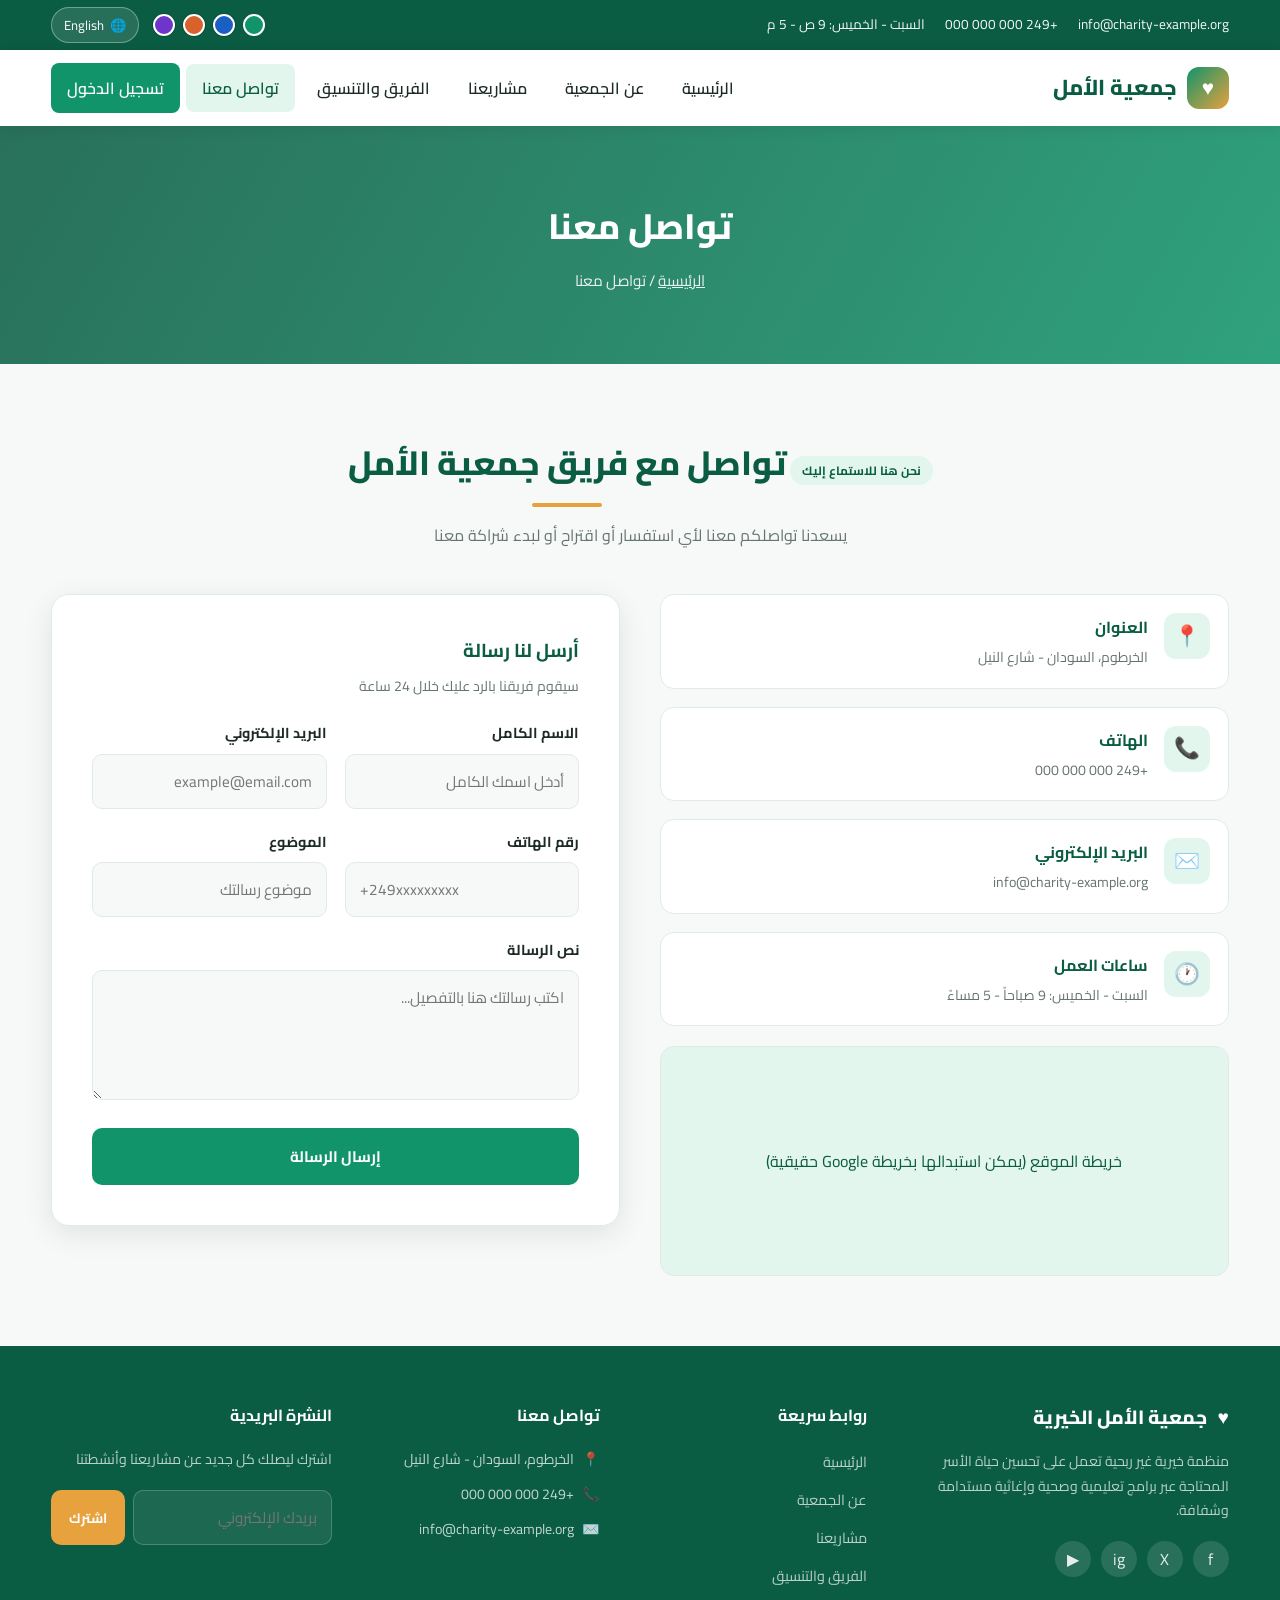
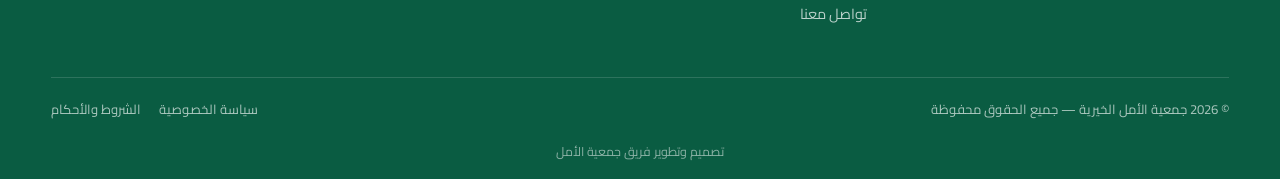
<file: contact.html>
<!DOCTYPE html>
<html lang="ar" dir="rtl" data-theme="green">
<head>
<script>
(function(){
  try{
    var t = localStorage.getItem('hope-theme');
    if(t){ document.documentElement.setAttribute('data-theme', t); }
    var l = localStorage.getItem('hope-lang');
    if(l === 'en'){
      document.documentElement.setAttribute('lang','en');
      document.documentElement.setAttribute('dir','ltr');
    }
  }catch(e){}
})();
</script>
<meta charset="UTF-8" />
<meta name="viewport" content="width=device-width, initial-scale=1.0" />
<link rel="preconnect" href="https://fonts.googleapis.com">
<link href="https://fonts.googleapis.com/css2?family=Cairo:wght@400;600;700;800&display=swap" rel="stylesheet">
<title>جمعية الأمل الخيرية | تواصل معنا</title>
<meta name="description" content="تواصل مع فريق جمعية الأمل الخيرية لأي استفسار أو اقتراح أو شراكة" />
<link rel="stylesheet" href="css/themes.css">
<link rel="stylesheet" href="css/style.css">
</head>
<body>

<div class="topbar">
  <div class="container">
    <div class="topbar-info">
      <span data-i18n="topbar_email">info@charity-example.org</span>
      <span data-i18n="topbar_phone">+249 000 000 000</span>
      <span data-i18n="topbar_hours">السبت - الخميس: 9 ص - 5 م</span>
    </div>
    <div class="topbar-tools">
      <div class="theme-swatches" title="تغيير لون الموقع">
        <button class="swatch" data-theme-value="green" style="background:#12946b" aria-label="أخضر"></button>
        <button class="swatch" data-theme-value="blue" style="background:#1a5fc4" aria-label="أزرق"></button>
        <button class="swatch" data-theme-value="orange" style="background:#d9622c" aria-label="برتقالي"></button>
        <button class="swatch" data-theme-value="purple" style="background:#6d35c9" aria-label="بنفسجي"></button>
      </div>
      <button class="lang-switch" type="button" title="تغيير اللغة">🌐 <span class="lang-btn-text">English</span></button>
    </div>
  </div>
</div>

<header class="navbar">
  <div class="container">
    <a href="index.html" class="brand"><span class="brand-icon">♥</span><span>جمعية الأمل</span></a>
    <nav class="nav-links" id="navLinks">
      <a href="index.html" data-i18n="nav_home">الرئيسية</a>
      <a href="about.html" data-i18n="nav_about">عن الجمعية</a>
      <a href="projects.html" data-i18n="nav_projects">مشاريعنا</a>
      <a href="team.html" data-i18n="nav_team">الفريق والتنسيق</a>
      <a href="contact.html" class="active" data-i18n="nav_contact">تواصل معنا</a>
      <div id="nav-auth-guest"><a href="login.html" class="nav-cta" data-i18n="nav_login">تسجيل الدخول</a></div>
      <div id="nav-auth-user" style="display:none;">
        <span class="user-menu">
          <span class="avatar">A</span>
          <span class="user-name"></span>
          <a href="#" class="logout-link" data-i18n="nav_logout">تسجيل الخروج</a>
        </span>
      </div>
    </nav>
    <button class="nav-toggle" id="navToggle" aria-label="فتح القائمة"><span></span><span></span><span></span></button>
  </div>
</header>
<div class="nav-overlay" id="navOverlay"></div>

<section class="page-header">
  <div class="container">
    <h1 data-i18n="contact_header_title">تواصل معنا</h1>
    <div class="breadcrumb"><a href="index.html" data-i18n="nav_home">الرئيسية</a> / <span data-i18n="nav_contact">تواصل معنا</span></div>
  </div>
</section>

<section>
  <div class="container">
    <div class="section-title">
      <span class="tag" data-i18n="contact_tag">نحن هنا للاستماع إليك</span>
      <h2 data-i18n="contact_title">تواصل مع فريق جمعية الأمل</h2>
      <p data-i18n="contact_text">يسعدنا تواصلكم معنا لأي استفسار أو اقتراح أو لبدء شراكة معنا</p>
    </div>

    <div class="grid grid-2" style="align-items:start; gap:40px;">

      <!-- عمود معلومات التواصل -->
      <div>
        <div class="contact-info-list">
          <div class="contact-info-item">
            <div class="icon">📍</div>
            <div>
              <h4 data-i18n="contact_addr_title">العنوان</h4>
              <p data-i18n="contact_addr_text">الخرطوم، السودان - شارع النيل</p>
            </div>
          </div>
          <div class="contact-info-item">
            <div class="icon">📞</div>
            <div>
              <h4 data-i18n="contact_phone_title">الهاتف</h4>
              <p data-i18n="topbar_phone">+249 000 000 000</p>
            </div>
          </div>
          <div class="contact-info-item">
            <div class="icon">✉️</div>
            <div>
              <h4 data-i18n="contact_email_title">البريد الإلكتروني</h4>
              <p data-i18n="topbar_email">info@charity-example.org</p>
            </div>
          </div>
          <div class="contact-info-item">
            <div class="icon">🕐</div>
            <div>
              <h4 data-i18n="contact_hours_title">ساعات العمل</h4>
              <p data-i18n="contact_hours_text">السبت - الخميس: 9 صباحاً - 5 مساءً</p>
            </div>
          </div>
        </div>
        <div class="map-frame" style="margin-top:20px;">
          <span data-i18n="map_placeholder">خريطة الموقع (يمكن استبدالها بخريطة Google حقيقية)</span>
        </div>
      </div>

      <!-- عمود نموذج التواصل -->
      <div class="form-wrapper">
        <h3 style="color:var(--primary-dark); margin-bottom:6px;" data-i18n="contact_form_title">أرسل لنا رسالة</h3>
        <p style="color:var(--text-muted); font-size:.88rem; margin-bottom:22px;" data-i18n="contact_form_text">سيقوم فريقنا بالرد عليك خلال 24 ساعة</p>

        <!-- ملاحظة: هذا النموذج يُرسل عبر AJAX (fetch) بواسطة js/main.js
             إلى ملف php/contact_process.php الذي يتحقق من البيانات في جهة
             الخادم ويخزنها في جدول messages بقاعدة البيانات -->
        <form id="contact-form" novalidate>
          <div class="form-row">
            <div class="form-group">
              <label for="c-name" data-i18n="label_name">الاسم الكامل</label>
              <input type="text" id="c-name" name="full_name" class="form-control" required minlength="3" data-i18n-placeholder="placeholder_name" placeholder="أدخل اسمك الكامل">
              <span class="error-msg" data-i18n="contact_error">الرجاء التحقق من الحقول قبل الإرسال.</span>
            </div>
            <div class="form-group">
              <label for="c-email" data-i18n="label_email">البريد الإلكتروني</label>
              <input type="email" id="c-email" name="email" class="form-control" required data-i18n-placeholder="placeholder_email" placeholder="example@email.com">
              <span class="error-msg" data-i18n="contact_error">الرجاء التحقق من الحقول قبل الإرسال.</span>
            </div>
          </div>
          <div class="form-row">
            <div class="form-group">
              <label for="c-phone" data-i18n="label_phone">رقم الهاتف</label>
              <input type="tel" id="c-phone" name="phone" class="form-control" data-i18n-placeholder="placeholder_phone" placeholder="+249xxxxxxxxx">
            </div>
            <div class="form-group">
              <label for="c-subject" data-i18n="label_subject">الموضوع</label>
              <input type="text" id="c-subject" name="subject" class="form-control" data-i18n-placeholder="placeholder_subject" placeholder="موضوع رسالتك">
            </div>
          </div>
          <div class="form-group">
            <label for="c-message" data-i18n="label_message">نص الرسالة</label>
            <textarea id="c-message" name="message" class="form-control" required minlength="10" data-i18n-placeholder="placeholder_message" placeholder="اكتب رسالتك هنا بالتفصيل..."></textarea>
            <span class="error-msg" data-i18n="contact_error">الرجاء التحقق من الحقول قبل الإرسال.</span>
          </div>
          <button type="submit" class="btn btn-primary btn-block" data-i18n="btn_send">إرسال الرسالة</button>
        </form>
      </div>

    </div>
  </div>
</section>

<footer class="site-footer">
  <div class="container">
    <div class="footer-grid">
      <div class="footer-col">
        <div class="footer-brand"><span class="brand-icon">♥</span><span data-i18n="footer_about_title">جمعية الأمل الخيرية</span></div>
        <p class="footer-desc" data-i18n="footer_about_text">منظمة خيرية غير ربحية تعمل على تحسين حياة الأسر المحتاجة.</p>
        <div class="footer-social"><a href="#">f</a><a href="#">X</a><a href="#">ig</a><a href="#">▶</a></div>
      </div>
      <div class="footer-col">
        <h4 data-i18n="footer_links_title">روابط سريعة</h4>
        <ul>
          <li><a href="index.html" data-i18n="nav_home">الرئيسية</a></li>
          <li><a href="about.html" data-i18n="nav_about">عن الجمعية</a></li>
          <li><a href="projects.html" data-i18n="nav_projects">مشاريعنا</a></li>
          <li><a href="team.html" data-i18n="nav_team">الفريق والتنسيق</a></li>
          <li><a href="contact.html" data-i18n="nav_contact">تواصل معنا</a></li>
        </ul>
      </div>
      <div class="footer-col">
        <h4 data-i18n="footer_contact_title">تواصل معنا</h4>
        <ul class="footer-contact">
          <li>📍 <span data-i18n="contact_addr_text">الخرطوم، السودان - شارع النيل</span></li>
          <li>📞 <span data-i18n="topbar_phone">+249 000 000 000</span></li>
          <li>✉️ <span data-i18n="topbar_email">info@charity-example.org</span></li>
        </ul>
      </div>
      <div class="footer-col">
        <h4 data-i18n="footer_newsletter_title">النشرة البريدية</h4>
        <p class="footer-desc" data-i18n="footer_newsletter_text">اشترك ليصلك كل جديد عن مشاريعنا وأنشطتنا</p>
        <form class="form-group" style="display:flex; gap:8px;" onsubmit="event.preventDefault(); showToast(getLang()==='ar'?'تم الاشتراك بنجاح':'Subscribed successfully');">
          <input type="email" class="form-control" required data-i18n-placeholder="footer_newsletter_placeholder" placeholder="بريدك الإلكتروني" style="background:rgba(255,255,255,.08); border-color:rgba(255,255,255,.2); color:#fff;">
          <button type="submit" class="btn btn-accent btn-sm" data-i18n="footer_newsletter_btn">اشترك</button>
        </form>
      </div>
    </div>
    <div class="footer-bottom">
      <div>© <span id="current-year">2026</span> <span data-i18n="footer_about_title">جمعية الأمل الخيرية</span> — <span data-i18n="footer_rights">جميع الحقوق محفوظة</span></div>
      <div class="footer-bottom-links">
        <a href="#" data-i18n="footer_privacy">سياسة الخصوصية</a>
        <a href="#" data-i18n="footer_terms">الشروط والأحكام</a>
      </div>
    </div>
    <div style="text-align:center; padding-bottom:16px; font-size:.78rem; opacity:.6;" data-i18n="footer_credit">تصميم وتطوير فريق جمعية الأمل</div>
  </div>
</footer>

<button class="back-to-top" aria-label="العودة للأعلى">↑</button>

<script src="js/lang.js"></script>
<script src="js/theme.js"></script>
<script src="js/main.js"></script>
</body>
</html>
</file>
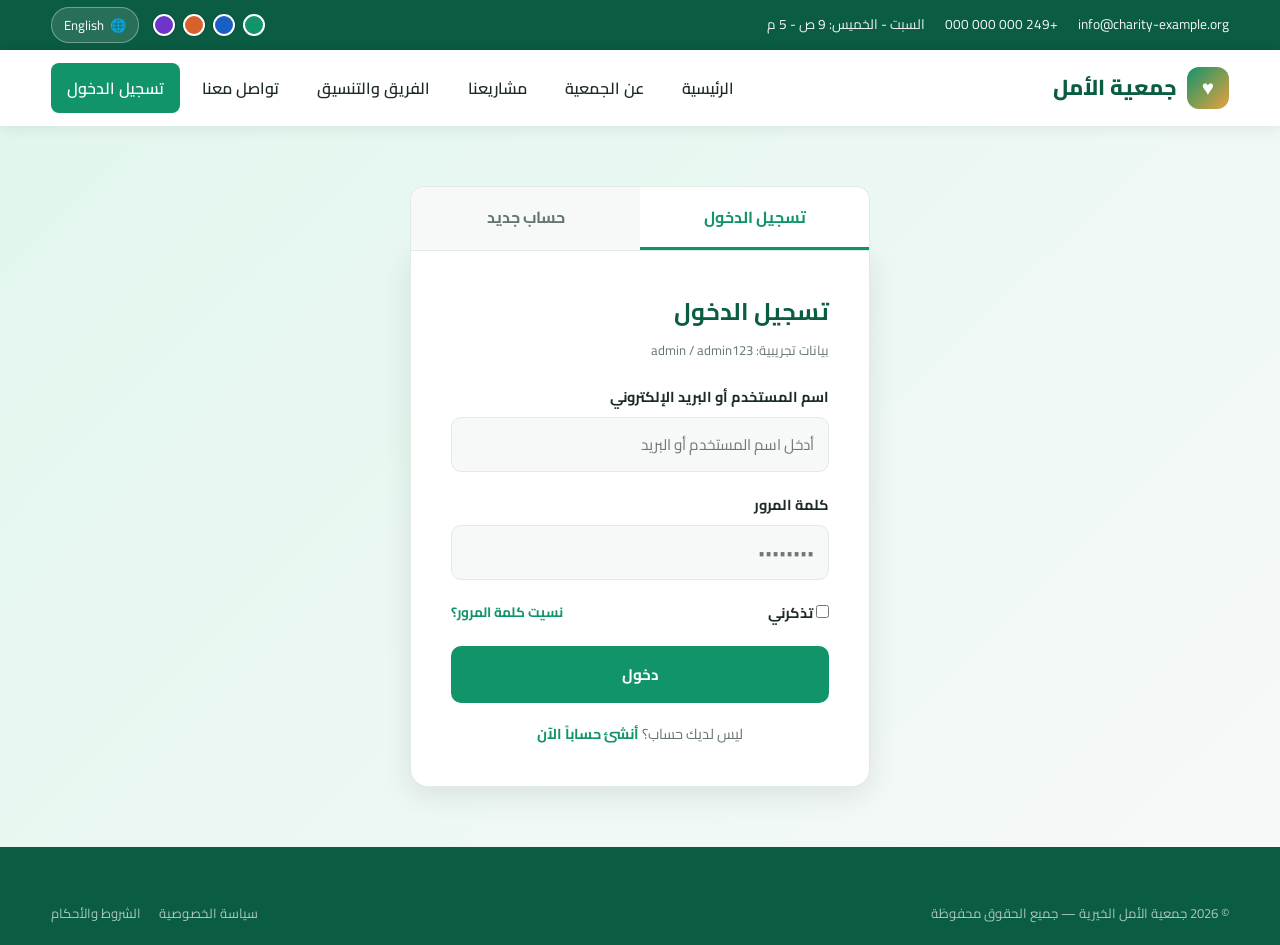
<file: login.html>
<!DOCTYPE html>
<html lang="ar" dir="rtl" data-theme="green">
<head>
<script>
(function(){
  try{
    var t = localStorage.getItem('hope-theme');
    if(t){ document.documentElement.setAttribute('data-theme', t); }
    var l = localStorage.getItem('hope-lang');
    if(l === 'en'){
      document.documentElement.setAttribute('lang','en');
      document.documentElement.setAttribute('dir','ltr');
    }
  }catch(e){}
})();
</script>
<meta charset="UTF-8" />
<meta name="viewport" content="width=device-width, initial-scale=1.0" />
<link rel="preconnect" href="https://fonts.googleapis.com">
<link href="https://fonts.googleapis.com/css2?family=Cairo:wght@400;600;700;800&display=swap" rel="stylesheet">
<title>جمعية الأمل الخيرية | تسجيل الدخول</title>
<meta name="description" content="سجّل الدخول إلى حسابك في جمعية الأمل الخيرية أو أنشئ حساباً جديداً" />
<link rel="stylesheet" href="css/themes.css">
<link rel="stylesheet" href="css/style.css">
</head>
<body>

<div class="topbar">
  <div class="container">
    <div class="topbar-info">
      <span data-i18n="topbar_email">info@charity-example.org</span>
      <span data-i18n="topbar_phone">+249 000 000 000</span>
      <span data-i18n="topbar_hours">السبت - الخميس: 9 ص - 5 م</span>
    </div>
    <div class="topbar-tools">
      <div class="theme-swatches" title="تغيير لون الموقع">
        <button class="swatch" data-theme-value="green" style="background:#12946b" aria-label="أخضر"></button>
        <button class="swatch" data-theme-value="blue" style="background:#1a5fc4" aria-label="أزرق"></button>
        <button class="swatch" data-theme-value="orange" style="background:#d9622c" aria-label="برتقالي"></button>
        <button class="swatch" data-theme-value="purple" style="background:#6d35c9" aria-label="بنفسجي"></button>
      </div>
      <button class="lang-switch" type="button" title="تغيير اللغة">🌐 <span class="lang-btn-text">English</span></button>
    </div>
  </div>
</div>

<header class="navbar">
  <div class="container">
    <a href="index.html" class="brand"><span class="brand-icon">♥</span><span>جمعية الأمل</span></a>
    <nav class="nav-links" id="navLinks">
      <a href="index.html" data-i18n="nav_home">الرئيسية</a>
      <a href="about.html" data-i18n="nav_about">عن الجمعية</a>
      <a href="projects.html" data-i18n="nav_projects">مشاريعنا</a>
      <a href="team.html" data-i18n="nav_team">الفريق والتنسيق</a>
      <a href="contact.html" data-i18n="nav_contact">تواصل معنا</a>
      <div id="nav-auth-guest"><a href="login.html" class="nav-cta active" data-i18n="nav_login">تسجيل الدخول</a></div>
      <div id="nav-auth-user" style="display:none;">
        <span class="user-menu">
          <span class="avatar">A</span>
          <span class="user-name"></span>
          <a href="#" class="logout-link" data-i18n="nav_logout">تسجيل الخروج</a>
        </span>
      </div>
    </nav>
    <button class="nav-toggle" id="navToggle" aria-label="فتح القائمة"><span></span><span></span><span></span></button>
  </div>
</header>
<div class="nav-overlay" id="navOverlay"></div>

<section class="auth-page">
  <div class="auth-box">

    <!-- ============ حالة: مستخدم مسجّل دخوله بالفعل ============ -->
    <!-- تظهر هذه البطاقة تلقائياً بدل نماذج الدخول عندما يكتشف
         php/check_session.php أن هناك جلسة (Session) نشطة بالفعل -->
    <div id="auth-logged-in" class="form-wrapper" style="display:none; text-align:center;">
      <div class="team-avatar" style="margin:0 auto 18px;">✓</div>
      <h2 style="color:var(--primary-dark);" data-i18n="welcome_back">مرحباً بعودتك</h2>
      <p style="color:var(--text-muted); margin:10px 0 24px;">
        <span data-i18n="logged_in_as">أنت مسجل الدخول باسم</span>: <strong class="welcome-name"></strong>
      </p>
      <a href="index.html" class="btn btn-primary btn-block" style="margin-bottom:12px;" data-i18n="go_home">العودة للرئيسية</a>
      <a href="#" class="btn btn-outline btn-block logout-link" style="border-color:var(--border-color); color:var(--text-color);" data-i18n="btn_logout_full">تسجيل الخروج</a>
    </div>

    <!-- ============ حالة: زائر (نماذج الدخول / إنشاء حساب) ============ -->
    <div id="auth-guest-forms">
      <div class="auth-tabs">
        <div class="auth-tab active" data-target="login-panel" data-i18n="tab_login">تسجيل الدخول</div>
        <div class="auth-tab" data-target="register-panel" data-i18n="tab_register">حساب جديد</div>
      </div>

      <div class="form-wrapper">

        <!-- -------- لوحة تسجيل الدخول -------- -->
        <div id="login-panel" class="auth-panel active">
          <h2 style="color:var(--primary-dark); margin-bottom:6px;" data-i18n="login_header_title">تسجيل الدخول</h2>
          <p style="color:var(--text-muted); font-size:.82rem; margin-bottom:22px;" data-i18n="login_demo_hint">بيانات تجريبية: admin / admin123</p>

          <!-- يُرسل عبر AJAX إلى php/login_process.php الذي يتحقق من
               قاعدة البيانات وينشئ Session عند نجاح الدخول -->
          <form id="login-form" novalidate>
            <div class="form-group">
              <label for="l-username" data-i18n="label_username">اسم المستخدم أو البريد الإلكتروني</label>
              <input type="text" id="l-username" name="username" class="form-control" required data-i18n-placeholder="placeholder_username" placeholder="أدخل اسم المستخدم أو البريد">
              <span class="error-msg" data-i18n="login_error">اسم المستخدم أو كلمة المرور غير صحيحة.</span>
            </div>
            <div class="form-group">
              <label for="l-password" data-i18n="label_password">كلمة المرور</label>
              <input type="password" id="l-password" name="password" class="form-control" required data-i18n-placeholder="placeholder_password" placeholder="••••••••">
              <span class="error-msg" data-i18n="login_error">اسم المستخدم أو كلمة المرور غير صحيحة.</span>
            </div>
            <div class="form-group" style="display:flex; justify-content:space-between; align-items:center;">
              <label class="form-check" style="margin:0;">
                <input type="checkbox" name="remember"> <span data-i18n="remember_me">تذكرني</span>
              </label>
              <a href="#" style="font-size:.85rem; color:var(--primary-color); font-weight:700;" data-i18n="forgot_password">نسيت كلمة المرور؟</a>
            </div>
            <button type="submit" class="btn btn-primary btn-block" data-i18n="btn_login">دخول</button>
          </form>

          <div class="form-footer-link">
            <span data-i18n="login_footer_text">ليس لديك حساب؟</span>
            <a href="#" class="switch-to-register" data-i18n="login_footer_link">أنشئ حساباً الآن</a>
          </div>
        </div>

        <!-- -------- لوحة إنشاء حساب جديد -------- -->
        <div id="register-panel" class="auth-panel">
          <h2 style="color:var(--primary-dark); margin-bottom:22px;" data-i18n="tab_register">حساب جديد</h2>

          <!-- يُرسل عبر AJAX إلى php/register_process.php الذي يتحقق من
               عدم تكرار البريد ثم يشفّر كلمة المرور بـ password_hash() -->
          <form id="register-form" novalidate>
            <div class="form-group">
              <label for="r-name" data-i18n="label_name">الاسم الكامل</label>
              <input type="text" id="r-name" name="full_name" class="form-control" required minlength="3" data-i18n-placeholder="placeholder_name" placeholder="أدخل اسمك الكامل">
            </div>
            <div class="form-group">
              <label for="r-email" data-i18n="label_email">البريد الإلكتروني</label>
              <input type="email" id="r-email" name="email" class="form-control" required data-i18n-placeholder="placeholder_email" placeholder="example@email.com">
            </div>
            <div class="form-row">
              <div class="form-group">
                <label for="r-password" data-i18n="label_password">كلمة المرور</label>
                <input type="password" id="r-password" name="password" class="form-control" required minlength="6" data-i18n-placeholder="placeholder_password" placeholder="••••••••">
              </div>
              <div class="form-group">
                <label for="r-confirm" data-i18n="label_confirm_password">تأكيد كلمة المرور</label>
                <input type="password" id="r-confirm" name="confirm_password" class="form-control" required minlength="6" data-i18n-placeholder="placeholder_password" placeholder="••••••••">
              </div>
            </div>
            <button type="submit" class="btn btn-primary btn-block" data-i18n="btn_register">إنشاء الحساب</button>
          </form>

          <div class="form-footer-link">
            <span data-i18n="register_footer_text">لديك حساب بالفعل؟</span>
            <a href="#" class="switch-to-login" data-i18n="register_footer_link">سجّل الدخول</a>
          </div>
        </div>

      </div>
    </div>

  </div>
</section>

<footer class="site-footer" style="margin-top:0;">
  <div class="container">
    <div class="footer-bottom" style="border-top:none; padding-top:0;">
      <div>© <span id="current-year">2026</span> <span data-i18n="footer_about_title">جمعية الأمل الخيرية</span> — <span data-i18n="footer_rights">جميع الحقوق محفوظة</span></div>
      <div class="footer-bottom-links">
        <a href="#" data-i18n="footer_privacy">سياسة الخصوصية</a>
        <a href="#" data-i18n="footer_terms">الشروط والأحكام</a>
      </div>
    </div>
  </div>
</footer>

<script src="js/lang.js"></script>
<script src="js/theme.js"></script>
<script src="js/main.js"></script>
<script>
  // ربط رابطي "أنشئ حساباً الآن" و "سجّل الدخول" داخل النموذج بالتبويبات نفسها
  document.addEventListener("DOMContentLoaded", () => {
    const switchToRegister = document.querySelector(".switch-to-register");
    const switchToLogin = document.querySelector(".switch-to-login");
    if (switchToRegister) {
      switchToRegister.addEventListener("click", (e) => {
        e.preventDefault();
        document.querySelector('.auth-tab[data-target="register-panel"]').click();
      });
    }
    if (switchToLogin) {
      switchToLogin.addEventListener("click", (e) => {
        e.preventDefault();
        document.querySelector('.auth-tab[data-target="login-panel"]').click();
      });
    }
  });
</script>
</body>
</html>
</file>
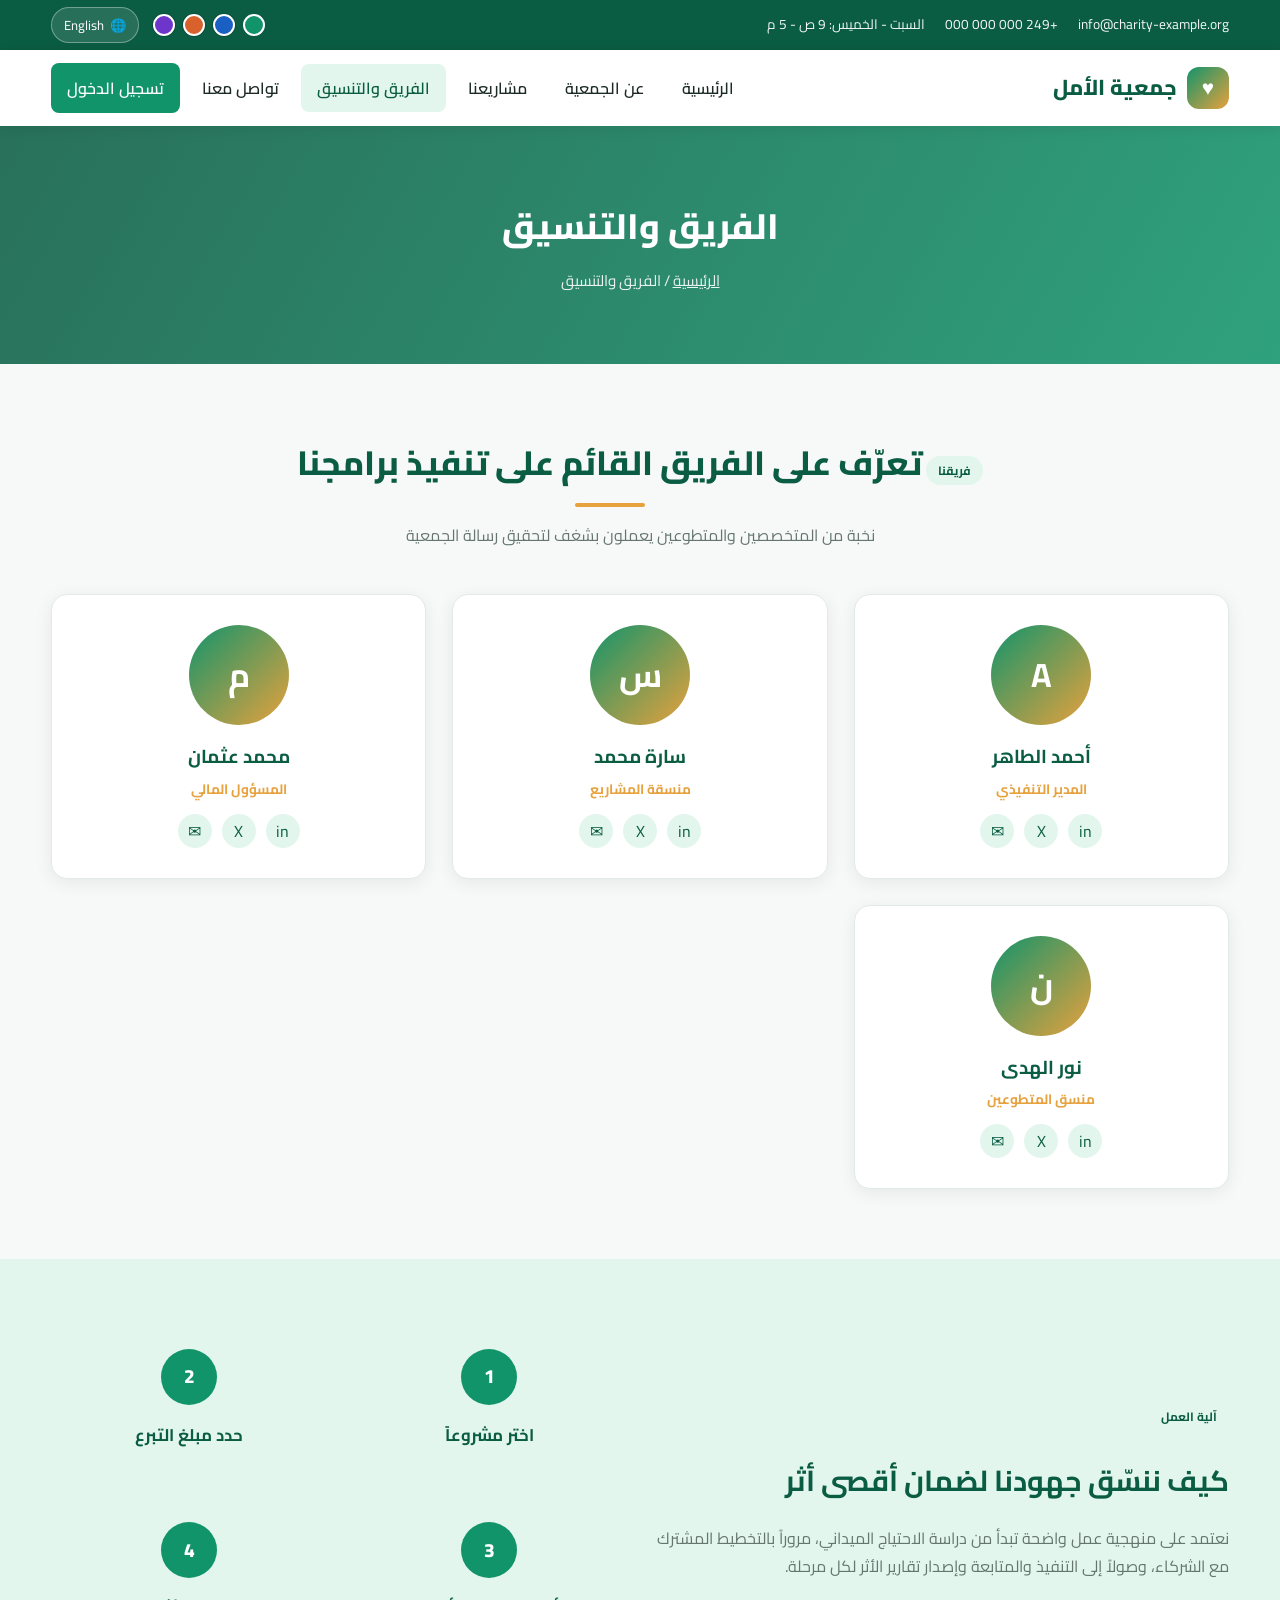
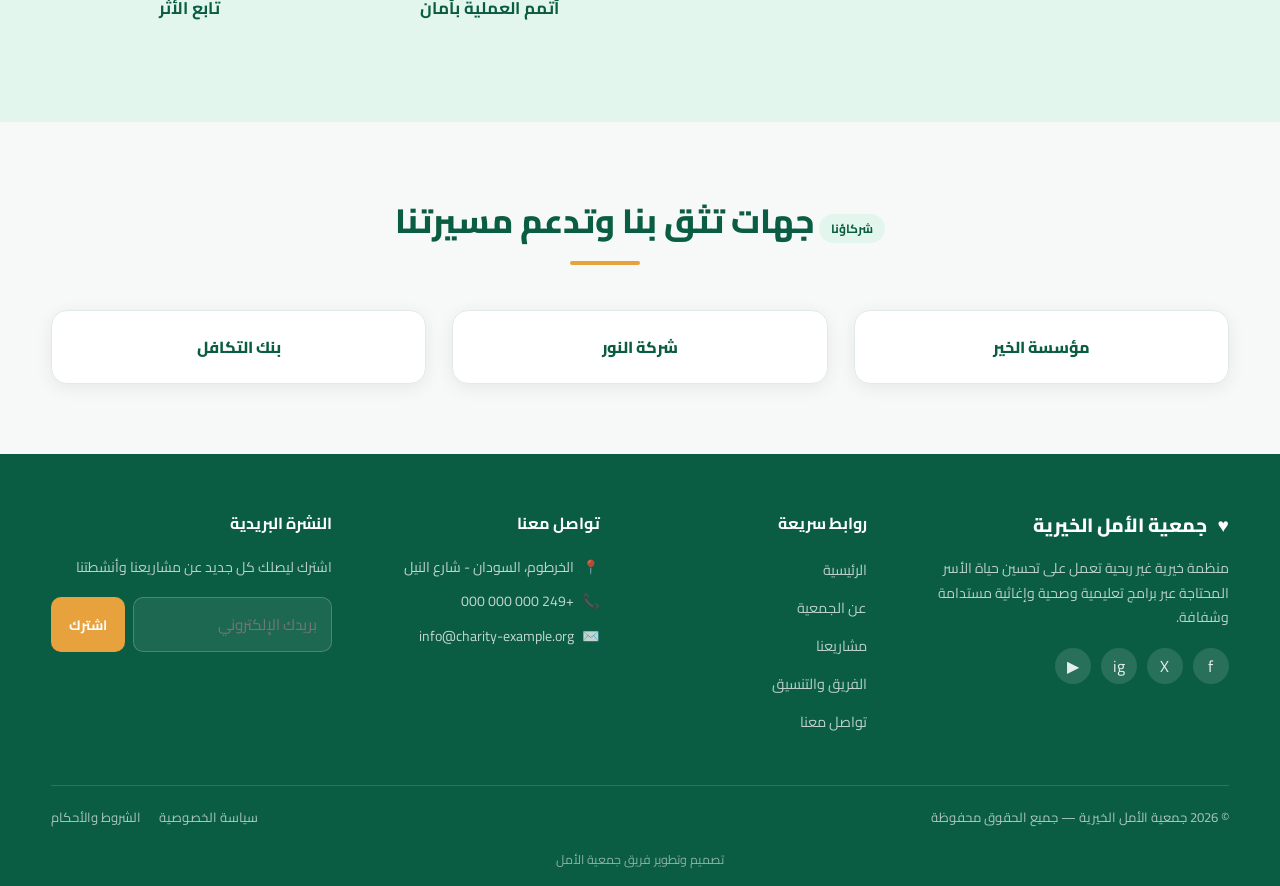
<file: team.html>
<!DOCTYPE html>
<html lang="ar" dir="rtl" data-theme="green">
<head>
<script>
(function(){
  try{
    var t = localStorage.getItem('hope-theme');
    if(t){ document.documentElement.setAttribute('data-theme', t); }
    var l = localStorage.getItem('hope-lang');
    if(l === 'en'){
      document.documentElement.setAttribute('lang','en');
      document.documentElement.setAttribute('dir','ltr');
    }
  }catch(e){}
})();
</script>
<meta charset="UTF-8" />
<meta name="viewport" content="width=device-width, initial-scale=1.0" />
<link rel="preconnect" href="https://fonts.googleapis.com">
<link href="https://fonts.googleapis.com/css2?family=Cairo:wght@400;600;700;800&display=swap" rel="stylesheet">
<title>جمعية الأمل الخيرية | الفريق والتنسيق</title>
<meta name="description" content="تعرّف على فريق جمعية الأمل الخيرية وآلية التنسيق بين الأقسام والشركاء" />
<link rel="stylesheet" href="css/themes.css">
<link rel="stylesheet" href="css/style.css">
</head>
<body>

<div class="topbar">
  <div class="container">
    <div class="topbar-info">
      <span data-i18n="topbar_email">info@charity-example.org</span>
      <span data-i18n="topbar_phone">+249 000 000 000</span>
      <span data-i18n="topbar_hours">السبت - الخميس: 9 ص - 5 م</span>
    </div>
    <div class="topbar-tools">
      <div class="theme-swatches" title="تغيير لون الموقع">
        <button class="swatch" data-theme-value="green" style="background:#12946b" aria-label="أخضر"></button>
        <button class="swatch" data-theme-value="blue" style="background:#1a5fc4" aria-label="أزرق"></button>
        <button class="swatch" data-theme-value="orange" style="background:#d9622c" aria-label="برتقالي"></button>
        <button class="swatch" data-theme-value="purple" style="background:#6d35c9" aria-label="بنفسجي"></button>
      </div>
      <button class="lang-switch" type="button" title="تغيير اللغة">🌐 <span class="lang-btn-text">English</span></button>
    </div>
  </div>
</div>

<header class="navbar">
  <div class="container">
    <a href="index.html" class="brand"><span class="brand-icon">♥</span><span>جمعية الأمل</span></a>
    <nav class="nav-links" id="navLinks">
      <a href="index.html" data-i18n="nav_home">الرئيسية</a>
      <a href="about.html" data-i18n="nav_about">عن الجمعية</a>
      <a href="projects.html" data-i18n="nav_projects">مشاريعنا</a>
      <a href="team.html" class="active" data-i18n="nav_team">الفريق والتنسيق</a>
      <a href="contact.html" data-i18n="nav_contact">تواصل معنا</a>
      <div id="nav-auth-guest"><a href="login.html" class="nav-cta" data-i18n="nav_login">تسجيل الدخول</a></div>
      <div id="nav-auth-user" style="display:none;">
        <span class="user-menu">
          <span class="avatar">A</span>
          <span class="user-name"></span>
          <a href="#" class="logout-link" data-i18n="nav_logout">تسجيل الخروج</a>
        </span>
      </div>
    </nav>
    <button class="nav-toggle" id="navToggle" aria-label="فتح القائمة"><span></span><span></span><span></span></button>
  </div>
</header>
<div class="nav-overlay" id="navOverlay"></div>

<section class="page-header">
  <div class="container">
    <h1 data-i18n="team_header_title">الفريق والتنسيق</h1>
    <div class="breadcrumb"><a href="index.html" data-i18n="nav_home">الرئيسية</a> / <span data-i18n="nav_team">الفريق والتنسيق</span></div>
  </div>
</section>

<section>
  <div class="container">
    <div class="section-title">
      <span class="tag" data-i18n="team_tag">فريقنا</span>
      <h2 data-i18n="team_title">تعرّف على الفريق القائم على تنفيذ برامجنا</h2>
      <p data-i18n="team_text">نخبة من المتخصصين والمتطوعين يعملون بشغف لتحقيق رسالة الجمعية</p>
    </div>
    <div class="grid grid-3">
      <div class="card team-card">
        <div class="team-avatar">A</div>
        <h3>أحمد الطاهر</h3>
        <div class="role" data-i18n="member1_role">المدير التنفيذي</div>
        <div class="social-mini"><a href="#">in</a><a href="#">X</a><a href="#">✉</a></div>
      </div>
      <div class="card team-card">
        <div class="team-avatar">س</div>
        <h3>سارة محمد</h3>
        <div class="role" data-i18n="member2_role">منسقة المشاريع</div>
        <div class="social-mini"><a href="#">in</a><a href="#">X</a><a href="#">✉</a></div>
      </div>
      <div class="card team-card">
        <div class="team-avatar">م</div>
        <h3>محمد عثمان</h3>
        <div class="role" data-i18n="member3_role">المسؤول المالي</div>
        <div class="social-mini"><a href="#">in</a><a href="#">X</a><a href="#">✉</a></div>
      </div>
      <div class="card team-card">
        <div class="team-avatar">ن</div>
        <h3>نور الهدى</h3>
        <div class="role" data-i18n="member4_role">منسق المتطوعين</div>
        <div class="social-mini"><a href="#">in</a><a href="#">X</a><a href="#">✉</a></div>
      </div>
    </div>
  </div>
</section>

<section style="background:var(--primary-light);">
  <div class="container grid grid-2" style="align-items:center;">
    <div>
      <span class="tag" data-i18n="coord_tag">آلية العمل</span>
      <h2 style="color:var(--primary-dark); font-size:1.8rem; margin:14px 0 18px;" data-i18n="coord_title">كيف ننسّق جهودنا لضمان أقصى أثر</h2>
      <p style="color:var(--text-muted);" data-i18n="coord_text">نعتمد على منهجية عمل واضحة تبدأ من دراسة الاحتياج الميداني، مروراً بالتخطيط المشترك مع الشركاء، وصولاً إلى التنفيذ والمتابعة وإصدار تقارير الأثر لكل مرحلة.</p>
    </div>
    <div class="steps" style="grid-template-columns:repeat(2,1fr);">
      <div class="step"><div class="step-num">1</div><h3 data-i18n="step1_title">اختر مشروعاً</h3></div>
      <div class="step"><div class="step-num">2</div><h3 data-i18n="step2_title">حدد مبلغ التبرع</h3></div>
      <div class="step"><div class="step-num">3</div><h3 data-i18n="step3_title">أتمم العملية بأمان</h3></div>
      <div class="step"><div class="step-num">4</div><h3 data-i18n="step4_title">تابع الأثر</h3></div>
    </div>
  </div>
</section>

<section>
  <div class="container">
    <div class="section-title">
      <span class="tag" data-i18n="partners_tag">شركاؤنا</span>
      <h2 data-i18n="partners_title">جهات تثق بنا وتدعم مسيرتنا</h2>
    </div>
    <div class="grid grid-3">
      <div class="card"><div class="card-body" style="text-align:center; font-weight:800; color:var(--primary-dark);">مؤسسة الخير</div></div>
      <div class="card"><div class="card-body" style="text-align:center; font-weight:800; color:var(--primary-dark);">شركة النور</div></div>
      <div class="card"><div class="card-body" style="text-align:center; font-weight:800; color:var(--primary-dark);">بنك التكافل</div></div>
    </div>
  </div>
</section>

<footer class="site-footer">
  <div class="container">
    <div class="footer-grid">
      <div class="footer-col">
        <div class="footer-brand"><span class="brand-icon">♥</span><span data-i18n="footer_about_title">جمعية الأمل الخيرية</span></div>
        <p class="footer-desc" data-i18n="footer_about_text">منظمة خيرية غير ربحية تعمل على تحسين حياة الأسر المحتاجة.</p>
        <div class="footer-social"><a href="#">f</a><a href="#">X</a><a href="#">ig</a><a href="#">▶</a></div>
      </div>
      <div class="footer-col">
        <h4 data-i18n="footer_links_title">روابط سريعة</h4>
        <ul>
          <li><a href="index.html" data-i18n="nav_home">الرئيسية</a></li>
          <li><a href="about.html" data-i18n="nav_about">عن الجمعية</a></li>
          <li><a href="projects.html" data-i18n="nav_projects">مشاريعنا</a></li>
          <li><a href="team.html" data-i18n="nav_team">الفريق والتنسيق</a></li>
          <li><a href="contact.html" data-i18n="nav_contact">تواصل معنا</a></li>
        </ul>
      </div>
      <div class="footer-col">
        <h4 data-i18n="footer_contact_title">تواصل معنا</h4>
        <ul class="footer-contact">
          <li>📍 <span data-i18n="contact_addr_text">الخرطوم، السودان - شارع النيل</span></li>
          <li>📞 <span data-i18n="topbar_phone">+249 000 000 000</span></li>
          <li>✉️ <span data-i18n="topbar_email">info@charity-example.org</span></li>
        </ul>
      </div>
      <div class="footer-col">
        <h4 data-i18n="footer_newsletter_title">النشرة البريدية</h4>
        <p class="footer-desc" data-i18n="footer_newsletter_text">اشترك ليصلك كل جديد عن مشاريعنا وأنشطتنا</p>
        <form class="form-group" style="display:flex; gap:8px;" onsubmit="event.preventDefault(); showToast(getLang()==='ar'?'تم الاشتراك بنجاح':'Subscribed successfully');">
          <input type="email" class="form-control" required data-i18n-placeholder="footer_newsletter_placeholder" placeholder="بريدك الإلكتروني" style="background:rgba(255,255,255,.08); border-color:rgba(255,255,255,.2); color:#fff;">
          <button type="submit" class="btn btn-accent btn-sm" data-i18n="footer_newsletter_btn">اشترك</button>
        </form>
      </div>
    </div>
    <div class="footer-bottom">
      <div>© <span id="current-year">2026</span> <span data-i18n="footer_about_title">جمعية الأمل الخيرية</span> — <span data-i18n="footer_rights">جميع الحقوق محفوظة</span></div>
      <div class="footer-bottom-links">
        <a href="#" data-i18n="footer_privacy">سياسة الخصوصية</a>
        <a href="#" data-i18n="footer_terms">الشروط والأحكام</a>
      </div>
    </div>
    <div style="text-align:center; padding-bottom:16px; font-size:.78rem; opacity:.6;" data-i18n="footer_credit">تصميم وتطوير فريق جمعية الأمل</div>
  </div>
</footer>

<button class="back-to-top" aria-label="العودة للأعلى">↑</button>

<script src="js/lang.js"></script>
<script src="js/theme.js"></script>
<script src="js/main.js"></script>
</body>
</html>
</file>
<file: css/themes.css>
/* ==========================================================================
   themes.css
   ------------------------------------------------------------------------
   ملف الألوان (الثيمات) الخاص بالموقع.
   فكرة العمل: كل الألوان معرّفة كمتغيرات CSS (Custom Properties) داخل
   الـ :root وتُستخدم في كل ملف style.css، وبذلك عند تغيير الثيم من
   جافاسكريبت (theme.js) نقوم فقط بتغيير خاصية data-theme على وسم <html>
   وتتغير كل ألوان الموقع تلقائياً دون الحاجة لإعادة كتابة أي CSS آخر.

   الثيمات المتوفرة حالياً: أخضر (افتراضي) - أزرق - برتقالي - بنفسجي
   يمكن إضافة أي ثيم جديد بسهولة بنفس الطريقة بالأسفل.
   ========================================================================== */

/* ===== الثيم الافتراضي: أخضر زمردي (رمز العطاء والنماء) ===== */
:root,
html[data-theme="green"] {
  --primary-color: #12946b;
  --primary-dark: #0a5c42;
  --primary-light: #e2f6ee;
  --accent-color: #e7a13d;
  --accent-light: #fbecd4;
  --bg-color: #f6f9f8;
  --surface-color: #ffffff;
  --text-color: #1c2b26;
  --text-muted: #66766f;
  --border-color: #e1ebe6;
}

/* ===== ثيم أزرق ملكي (الثقة والأمان) ===== */
html[data-theme="blue"] {
  --primary-color: #1a5fc4;
  --primary-dark: #0e3a80;
  --primary-light: #e6eefc;
  --accent-color: #ee8c3d;
  --accent-light: #fce6d2;
  --bg-color: #f5f8fc;
  --surface-color: #ffffff;
  --text-color: #172033;
  --text-muted: #5d6b82;
  --border-color: #e0e7f2;
}

/* ===== ثيم برتقالي دافئ (الدفء والعطاء) ===== */
html[data-theme="orange"] {
  --primary-color: #d9622c;
  --primary-dark: #93401a;
  --primary-light: #fbe7da;
  --accent-color: #1e8f8f;
  --accent-light: #d6f0ef;
  --bg-color: #fbf7f3;
  --surface-color: #ffffff;
  --text-color: #2b2019;
  --text-muted: #7a6a5d;
  --border-color: #f0e0d3;
}

/* ===== ثيم بنفسجي ملكي (الرقي والعطاء) ===== */
html[data-theme="purple"] {
  --primary-color: #6d35c9;
  --primary-dark: #421e80;
  --primary-light: #ece1fa;
  --accent-color: #e7a13d;
  --accent-light: #fbecd4;
  --bg-color: #f8f6fb;
  --surface-color: #ffffff;
  --text-color: #221a30;
  --text-muted: #6c6480;
  --border-color: #e6def4;
}

/* ===== الوضع الداكن (اختياري) يُفعّل بإضافة data-mode="dark" على <html> ===== */
html[data-mode="dark"] {
  --bg-color: #10161a;
  --surface-color: #182229;
  --text-color: #eef3f1;
  --text-muted: #a3b0ac;
  --border-color: #26333a;
  --primary-light: #1d3129;
  --accent-light: #2c2416;
}

/* ==========================================================================
   دعم الاتجاه: عربي (RTL) / إنجليزي (LTR)
   يتم التحكم فيه عبر خاصية dir على وسم <html> من خلال lang.js
   ========================================================================== */
html[dir="rtl"] body {
  direction: rtl;
  text-align: right;
}
html[dir="ltr"] body {
  direction: ltr;
  text-align: left;
}

/* عناصر يجب أن تبقى بنفس الاتجاه دائماً مثل الأرقام أو الأيقونات المتجهة */
html[dir="rtl"] .ltr-fixed {
  direction: ltr;
  display: inline-block;
}
</file>
<file: css/style.css>
/* ==========================================================================
   style.css
   ------------------------------------------------------------------------
   هذا هو ملف التنسيق (CSS) الرئيسي لموقع الجمعية الخيرية.
   يحتوي على: التخطيط العام (Layout) - شريط التنقل - البطاقات - الأزرار
   - النماذج (Forms) - الفوتر (Footer) - قواعد الاستجابة (Responsive)
   ملاحظة: ألوان الموقع (الثيمات) موجودة في ملف منفصل: themes.css
   حتى يسهل تغيير الألوان دون التأثير على باقي التنسيق.
   ========================================================================== */

/* -------------------- إعادة ضبط عامة (Reset) -------------------- */
* {
  margin: 0;
  padding: 0;
  box-sizing: border-box;
}

html {
  scroll-behavior: smooth;
}

body {
  font-family: "Cairo", "Tajawal", "Segoe UI", Tahoma, Arial, sans-serif;
  background-color: var(--bg-color);
  color: var(--text-color);
  line-height: 1.75;
  transition: background-color 0.35s ease, color 0.35s ease;
  min-height: 100vh;
  display: flex;
  flex-direction: column;
}

img {
  max-width: 100%;
  display: block;
}

a {
  text-decoration: none;
  color: inherit;
}

ul {
  list-style: none;
}

.container {
  width: 92%;
  max-width: 1200px;
  margin: 0 auto;
}

section {
  padding: 70px 0;
}

/* -------------------- عناوين الأقسام -------------------- */
.section-title {
  text-align: center;
  margin-bottom: 45px;
}

.section-title h2 {
  font-size: 2.1rem;
  color: var(--primary-dark);
  position: relative;
  display: inline-block;
  padding-bottom: 14px;
  font-weight: 800;
}

.section-title h2::after {
  content: "";
  position: absolute;
  bottom: 0;
  right: 50%;
  transform: translateX(50%);
  width: 70px;
  height: 4px;
  border-radius: 4px;
  background: var(--accent-color);
}

.section-title p {
  color: var(--text-muted);
  max-width: 640px;
  margin: 14px auto 0;
}

/* -------------------- الشريط العلوي (Topbar) -------------------- */
.topbar {
  background: var(--primary-dark);
  color: #fff;
  font-size: 0.85rem;
  padding: 7px 0;
}

.topbar .container {
  display: flex;
  justify-content: space-between;
  align-items: center;
  flex-wrap: wrap;
  gap: 8px;
}

.topbar-info {
  display: flex;
  gap: 20px;
  flex-wrap: wrap;
}

.topbar-info span {
  display: inline-flex;
  align-items: center;
  gap: 6px;
  opacity: 0.95;
}

.topbar-tools {
  display: flex;
  align-items: center;
  gap: 14px;
}

/* -------------------- شريط التنقل (Navbar) -------------------- */
.navbar {
  background: var(--surface-color);
  box-shadow: 0 2px 14px rgba(0, 0, 0, 0.08);
  position: sticky;
  top: 0;
  z-index: 999;
}

.navbar .container {
  display: flex;
  align-items: center;
  justify-content: space-between;
  padding-top: 14px;
  padding-bottom: 14px;
}

.brand {
  display: flex;
  align-items: center;
  gap: 10px;
  font-weight: 800;
  font-size: 1.35rem;
  color: var(--primary-dark);
}

.brand .brand-icon {
  width: 42px;
  height: 42px;
  border-radius: 12px;
  background: linear-gradient(135deg, var(--primary-color), var(--accent-color));
  display: flex;
  align-items: center;
  justify-content: center;
  color: #fff;
  font-size: 1.3rem;
  flex-shrink: 0;
}

.nav-links {
  display: flex;
  align-items: center;
  gap: 6px;
}

.nav-links a {
  padding: 10px 16px;
  border-radius: 8px;
  font-weight: 600;
  color: var(--text-color);
  transition: 0.25s;
  position: relative;
}

.nav-links a:hover,
.nav-links a.active {
  background: var(--primary-light);
  color: var(--primary-dark);
}

.nav-cta {
  background: var(--primary-color) !important;
  color: #fff !important;
}

.nav-cta:hover {
  background: var(--primary-dark) !important;
  color: #fff !important;
}

.nav-toggle {
  display: none;
  flex-direction: column;
  gap: 5px;
  cursor: pointer;
  background: none;
  border: none;
}

.nav-toggle span {
  width: 26px;
  height: 3px;
  background: var(--primary-dark);
  border-radius: 3px;
}

/* -------------------- أدوات التحكم: اللغة والثيم -------------------- */
.control-group {
  display: flex;
  align-items: center;
  gap: 10px;
}

.lang-switch,
.theme-toggle-btn {
  display: inline-flex;
  align-items: center;
  gap: 6px;
  background: rgba(255, 255, 255, 0.12);
  border: 1px solid rgba(255, 255, 255, 0.35);
  color: #fff;
  padding: 5px 12px;
  border-radius: 20px;
  cursor: pointer;
  font-size: 0.82rem;
  font-family: inherit;
  transition: 0.25s;
}

.lang-switch:hover,
.theme-toggle-btn:hover {
  background: rgba(255, 255, 255, 0.28);
}

.theme-swatches {
  display: flex;
  gap: 8px;
  align-items: center;
}

.swatch {
  width: 22px;
  height: 22px;
  border-radius: 50%;
  cursor: pointer;
  border: 2px solid #fff;
  box-shadow: 0 0 0 1px rgba(0, 0, 0, 0.15);
  transition: transform 0.2s;
  padding: 0;
}

.swatch:hover {
  transform: scale(1.18);
}

.swatch.active {
  box-shadow: 0 0 0 2px var(--primary-dark);
}

/* -------------------- الأزرار العامة -------------------- */
.btn {
  display: inline-flex;
  align-items: center;
  gap: 8px;
  justify-content: center;
  padding: 12px 26px;
  border-radius: 10px;
  font-weight: 700;
  font-size: 0.95rem;
  cursor: pointer;
  border: 2px solid transparent;
  transition: 0.25s;
  font-family: inherit;
}

.btn-primary {
  background: var(--primary-color);
  color: #fff;
}

.btn-primary:hover {
  background: var(--primary-dark);
  transform: translateY(-2px);
}

.btn-outline {
  background: transparent;
  border-color: #fff;
  color: #fff;
}

.btn-outline:hover {
  background: #fff;
  color: var(--primary-dark);
}

.btn-accent {
  background: var(--accent-color);
  color: #fff;
}

.btn-accent:hover {
  filter: brightness(0.92);
  transform: translateY(-2px);
}

.btn-block {
  width: 100%;
}

.btn-sm {
  padding: 8px 16px;
  font-size: 0.85rem;
}

/* -------------------- قسم الهيدر / الهيرو -------------------- */
.hero {
  background: linear-gradient(120deg, var(--primary-color), var(--primary-dark));
  color: #fff;
  padding: 90px 0;
  position: relative;
  overflow: hidden;
}

.hero .container {
  display: grid;
  grid-template-columns: 1.1fr 0.9fr;
  gap: 40px;
  align-items: center;
}

.hero h1 {
  font-size: 2.6rem;
  font-weight: 800;
  margin-bottom: 18px;
  line-height: 1.4;
}

.hero p {
  font-size: 1.05rem;
  opacity: 0.95;
  margin-bottom: 28px;
  max-width: 560px;
}

.hero-actions {
  display: flex;
  gap: 14px;
  flex-wrap: wrap;
}

.hero-visual {
  background: rgba(255, 255, 255, 0.12);
  border: 1px solid rgba(255, 255, 255, 0.25);
  border-radius: 22px;
  padding: 30px;
  backdrop-filter: blur(4px);
}

.page-header {
  position: relative;
  background: url("https://loremflickr.com/1600/500/volunteers,charity/all") center/cover no-repeat;
  color: #fff;
  padding: 70px 0;
  text-align: center;
  overflow: hidden;
}

.page-header::before {
  content: "";
  position: absolute;
  inset: 0;
  background: linear-gradient(120deg, var(--primary-dark), var(--primary-color));
  opacity: 0.87;
}

.page-header .container {
  position: relative;
  z-index: 2;
}

.page-header h1 {
  font-size: 2.2rem;
  font-weight: 800;
  margin-bottom: 10px;
}

.breadcrumb {
  opacity: 0.9;
  font-size: 0.95rem;
}

.breadcrumb a {
  text-decoration: underline;
}

/* -------------------- إحصائيات -------------------- */
.stats {
  background: var(--surface-color);
  margin-top: -55px;
  position: relative;
  z-index: 5;
}

.stats-grid {
  display: grid;
  grid-template-columns: repeat(4, 1fr);
  gap: 20px;
  background: var(--surface-color);
  border-radius: 18px;
  box-shadow: 0 10px 35px rgba(0, 0, 0, 0.12);
  padding: 30px 20px;
}

.stat-card {
  text-align: center;
  padding: 10px;
  border-inline-end: 1px solid var(--border-color);
}

.stat-card:last-child {
  border-inline-end: none;
}

.stat-card .num {
  font-size: 2rem;
  font-weight: 800;
  color: var(--primary-color);
}

.stat-card .label {
  color: var(--text-muted);
  font-size: 0.9rem;
  margin-top: 6px;
}

/* -------------------- بطاقات عامة (مشاريع / فريق / أخبار) -------------------- */
.grid {
  display: grid;
  gap: 26px;
}

.grid-3 {
  grid-template-columns: repeat(3, 1fr);
}

.grid-2 {
  grid-template-columns: repeat(2, 1fr);
}

.card {
  background: var(--surface-color);
  border-radius: 16px;
  overflow: hidden;
  box-shadow: 0 4px 18px rgba(0, 0, 0, 0.07);
  transition: 0.3s;
  border: 1px solid var(--border-color);
}

.card:hover {
  transform: translateY(-6px);
  box-shadow: 0 14px 30px rgba(0, 0, 0, 0.13);
}

.card-img {
  height: 190px;
  background: linear-gradient(135deg, var(--primary-light), var(--accent-light));
  display: flex;
  align-items: center;
  justify-content: center;
  font-size: 2.6rem;
  color: var(--primary-dark);
  overflow: hidden;
  position: relative;
}

.card-img img {
  width: 100%;
  height: 100%;
  object-fit: cover;
  transition: transform 0.5s ease;
}

.card:hover .card-img img {
  transform: scale(1.08);
}

.card-img::after {
  content: "";
  position: absolute;
  inset: 0;
  background: linear-gradient(180deg, rgba(0, 0, 0, 0) 55%, rgba(0, 0, 0, 0.35) 100%);
  pointer-events: none;
}

.card-body {
  padding: 22px;
}

.card-body h3 {
  color: var(--primary-dark);
  margin-bottom: 10px;
  font-size: 1.15rem;
}

.card-body p {
  color: var(--text-muted);
  font-size: 0.93rem;
  margin-bottom: 14px;
}

.progress {
  height: 9px;
  background: var(--border-color);
  border-radius: 6px;
  overflow: hidden;
  margin-bottom: 8px;
}

.progress-bar {
  height: 100%;
  background: var(--accent-color);
  border-radius: 6px;
}

.progress-info {
  display: flex;
  justify-content: space-between;
  font-size: 0.82rem;
  color: var(--text-muted);
  margin-bottom: 14px;
}

.tag {
  display: inline-block;
  background: var(--primary-light);
  color: var(--primary-dark);
  font-size: 0.75rem;
  font-weight: 700;
  padding: 4px 12px;
  border-radius: 20px;
  margin-bottom: 10px;
}

/* -------------------- بطاقة عضو فريق -------------------- */
.team-card {
  text-align: center;
  padding: 30px 20px;
}

.team-avatar {
  width: 100px;
  height: 100px;
  margin: 0 auto 16px;
  border-radius: 50%;
  background: linear-gradient(135deg, var(--primary-color), var(--accent-color));
  display: flex;
  align-items: center;
  justify-content: center;
  color: #fff;
  font-size: 2.1rem;
  font-weight: 700;
}

.team-card h3 {
  color: var(--primary-dark);
  margin-bottom: 4px;
}

.team-card .role {
  color: var(--accent-color);
  font-weight: 700;
  font-size: 0.85rem;
  margin-bottom: 10px;
}

.social-mini {
  display: flex;
  justify-content: center;
  gap: 10px;
  margin-top: 12px;
}

.social-mini a {
  width: 34px;
  height: 34px;
  border-radius: 50%;
  background: var(--primary-light);
  color: var(--primary-dark);
  display: flex;
  align-items: center;
  justify-content: center;
  transition: 0.25s;
}

.social-mini a:hover {
  background: var(--primary-color);
  color: #fff;
}

/* -------------------- خطوات العمل / كيف نساعد -------------------- */
.steps {
  display: grid;
  grid-template-columns: repeat(4, 1fr);
  gap: 24px;
}

.step {
  text-align: center;
  padding: 20px;
}

.step-num {
  width: 56px;
  height: 56px;
  margin: 0 auto 16px;
  border-radius: 50%;
  background: var(--primary-color);
  color: #fff;
  display: flex;
  align-items: center;
  justify-content: center;
  font-weight: 800;
  font-size: 1.2rem;
}

.step h3 {
  color: var(--primary-dark);
  margin-bottom: 8px;
  font-size: 1.05rem;
}

.step p {
  color: var(--text-muted);
  font-size: 0.88rem;
}

/* -------------------- نداء ختامي (Call To Action) -------------------- */
.cta-banner {
  background: linear-gradient(120deg, var(--accent-color), var(--primary-color));
  color: #fff;
  text-align: center;
  padding: 55px 0;
  border-radius: 20px;
}

.cta-banner h2 {
  font-size: 1.8rem;
  margin-bottom: 12px;
  font-weight: 800;
}

.cta-banner p {
  opacity: 0.95;
  margin-bottom: 22px;
}

/* -------------------- النماذج (Forms) -------------------- */
.form-wrapper {
  background: var(--surface-color);
  border-radius: 18px;
  box-shadow: 0 8px 30px rgba(0, 0, 0, 0.09);
  padding: 40px;
  border: 1px solid var(--border-color);
}

.form-group {
  margin-bottom: 20px;
}

.form-group label {
  display: block;
  margin-bottom: 8px;
  font-weight: 700;
  font-size: 0.9rem;
  color: var(--text-color);
}

.form-group .hint {
  font-weight: 400;
  color: var(--text-muted);
  font-size: 0.78rem;
}

.form-control {
  width: 100%;
  padding: 12px 14px;
  border-radius: 10px;
  border: 1.5px solid var(--border-color);
  background: var(--bg-color);
  color: var(--text-color);
  font-family: inherit;
  font-size: 0.95rem;
  transition: 0.2s;
}

.form-control:focus {
  outline: none;
  border-color: var(--primary-color);
  box-shadow: 0 0 0 3px var(--primary-light);
}

textarea.form-control {
  resize: vertical;
  min-height: 130px;
}

.form-row {
  display: grid;
  grid-template-columns: 1fr 1fr;
  gap: 18px;
}

.form-check {
  display: flex;
  align-items: center;
  gap: 8px;
  font-size: 0.88rem;
  color: var(--text-muted);
}

.form-footer-link {
  text-align: center;
  margin-top: 18px;
  font-size: 0.9rem;
  color: var(--text-muted);
}

.form-footer-link a {
  color: var(--primary-color);
  font-weight: 700;
}

.alert {
  padding: 14px 18px;
  border-radius: 10px;
  margin-bottom: 20px;
  font-size: 0.9rem;
  display: flex;
  align-items: center;
  gap: 10px;
}

.alert-success {
  background: #e3f7ec;
  color: #1c7c4d;
  border: 1px solid #b7ecd0;
}

.alert-error {
  background: #fdecec;
  color: #c0392b;
  border: 1px solid #f6c6c2;
}

.error-msg {
  color: #c0392b;
  font-size: 0.8rem;
  margin-top: 5px;
  display: none;
}

.form-control.invalid {
  border-color: #c0392b;
}

.form-control.invalid + .error-msg {
  display: block;
}

/* -------------------- صفحة الدخول (Login) -------------------- */
.auth-page {
  flex: 1;
  display: flex;
  align-items: center;
  justify-content: center;
  padding: 60px 15px;
  background: linear-gradient(135deg, var(--primary-light), var(--bg-color));
}

.auth-box {
  width: 100%;
  max-width: 460px;
}

.auth-tabs {
  display: flex;
  background: var(--surface-color);
  border-radius: 14px 14px 0 0;
  overflow: hidden;
  border: 1px solid var(--border-color);
  border-bottom: none;
}

.auth-tab {
  flex: 1;
  text-align: center;
  padding: 16px;
  cursor: pointer;
  font-weight: 700;
  color: var(--text-muted);
  background: var(--bg-color);
  transition: 0.25s;
}

.auth-tab.active {
  background: var(--surface-color);
  color: var(--primary-color);
  border-bottom: 3px solid var(--primary-color);
}

.auth-box .form-wrapper {
  border-radius: 0 0 18px 18px;
}

.auth-panel {
  display: none;
}

.auth-panel.active {
  display: block;
}

.user-menu {
  display: flex;
  align-items: center;
  gap: 10px;
  background: var(--primary-light);
  padding: 6px 14px 6px 6px;
  border-radius: 30px;
}

.user-menu .avatar {
  width: 30px;
  height: 30px;
  border-radius: 50%;
  background: var(--primary-color);
  color: #fff;
  display: flex;
  align-items: center;
  justify-content: center;
  font-weight: 800;
  font-size: 0.85rem;
  flex-shrink: 0;
}

.user-menu .user-name {
  color: var(--primary-dark) !important;
  font-weight: 700;
}

.user-menu .logout-link {
  color: var(--primary-color) !important;
  font-size: 0.82rem;
  text-decoration: underline;
  font-weight: 700;
}

/* -------------------- معلومات التواصل -------------------- */
.contact-info-list {
  display: grid;
  gap: 18px;
}

.contact-info-item {
  display: flex;
  gap: 16px;
  align-items: flex-start;
  background: var(--surface-color);
  padding: 18px;
  border-radius: 14px;
  border: 1px solid var(--border-color);
}

.contact-info-item .icon {
  width: 46px;
  height: 46px;
  flex-shrink: 0;
  border-radius: 12px;
  background: var(--primary-light);
  color: var(--primary-dark);
  display: flex;
  align-items: center;
  justify-content: center;
  font-size: 1.3rem;
}

.contact-info-item h4 {
  color: var(--primary-dark);
  margin-bottom: 4px;
}

.contact-info-item p {
  color: var(--text-muted);
  font-size: 0.88rem;
}

.map-frame {
  border-radius: 14px;
  overflow: hidden;
  height: 230px;
  background: var(--primary-light);
  display: flex;
  align-items: center;
  justify-content: center;
  color: var(--primary-dark);
  font-size: 1rem;
  border: 1px solid var(--border-color);
}

/* -------------------- الفوتر (Footer) -------------------- */
.site-footer {
  background: var(--primary-dark);
  color: rgba(255, 255, 255, 0.88);
  margin-top: auto;
  padding-top: 55px;
}

.footer-grid {
  display: grid;
  grid-template-columns: 1.4fr 1fr 1fr 1.2fr;
  gap: 34px;
  padding-bottom: 40px;
  border-bottom: 1px solid rgba(255, 255, 255, 0.14);
}

.footer-brand {
  display: flex;
  align-items: center;
  gap: 10px;
  font-weight: 800;
  font-size: 1.2rem;
  color: #fff;
  margin-bottom: 14px;
}

.footer-col h4 {
  color: #fff;
  margin-bottom: 18px;
  font-size: 1rem;
}

.footer-col ul li {
  margin-bottom: 10px;
}

.footer-col ul li a {
  opacity: 0.82;
  font-size: 0.9rem;
  transition: 0.2s;
}

.footer-col ul li a:hover {
  opacity: 1;
  padding-inline-start: 4px;
  color: var(--accent-color);
}

.footer-desc {
  font-size: 0.88rem;
  opacity: 0.82;
  margin-bottom: 18px;
}

.footer-social {
  display: flex;
  gap: 10px;
}

.footer-social a {
  width: 36px;
  height: 36px;
  border-radius: 50%;
  background: rgba(255, 255, 255, 0.12);
  display: flex;
  align-items: center;
  justify-content: center;
  transition: 0.25s;
}

.footer-social a:hover {
  background: var(--accent-color);
}

.footer-contact li {
  font-size: 0.88rem;
  opacity: 0.85;
  display: flex;
  gap: 8px;
  margin-bottom: 14px;
}

.footer-bottom {
  padding: 20px 0;
  display: flex;
  justify-content: space-between;
  align-items: center;
  flex-wrap: wrap;
  gap: 10px;
  font-size: 0.82rem;
  opacity: 0.75;
}

.footer-bottom-links {
  display: flex;
  gap: 18px;
}

/* -------------------- زر عائم (Back to top) -------------------- */
.back-to-top {
  position: fixed;
  bottom: 26px;
  inset-inline-end: 26px;
  width: 46px;
  height: 46px;
  border-radius: 50%;
  background: var(--primary-color);
  color: #fff;
  display: flex;
  align-items: center;
  justify-content: center;
  cursor: pointer;
  box-shadow: 0 6px 18px rgba(0, 0, 0, 0.25);
  opacity: 0;
  pointer-events: none;
  transition: 0.3s;
  border: none;
  font-size: 1.2rem;
  z-index: 998;
}

.back-to-top.show {
  opacity: 1;
  pointer-events: auto;
}

/* -------------------- شريط رسائل التنبيه العائم (Toast) -------------------- */
.toast {
  position: fixed;
  top: 20px;
  inset-inline-end: 20px;
  background: var(--surface-color);
  color: var(--text-color);
  border-inline-start: 5px solid var(--primary-color);
  padding: 16px 20px;
  border-radius: 10px;
  box-shadow: 0 10px 30px rgba(0, 0, 0, 0.18);
  z-index: 1200;
  min-width: 260px;
  transform: translateX(120%);
  transition: transform 0.35s ease;
}
html[dir="rtl"] .toast {
  transform: translateX(-120%);
}
.toast.show {
  transform: translateX(0);
}

/* -------------------- استجابة الشاشات (Responsive) -------------------- */
@media (max-width: 992px) {
  .hero .container {
    grid-template-columns: 1fr;
  }
  .hero-visual {
    order: -1;
  }
  .stats-grid {
    grid-template-columns: repeat(2, 1fr);
  }
  .stat-card:nth-child(2) {
    border-inline-end: none;
  }
  .grid-3 {
    grid-template-columns: repeat(2, 1fr);
  }
  .footer-grid {
    grid-template-columns: 1fr 1fr;
  }
  .steps {
    grid-template-columns: repeat(2, 1fr);
  }
}

@media (max-width: 768px) {
  .nav-links {
    position: fixed;
    top: 0;
    inset-inline-end: 0;
    height: 100vh;
    width: 78%;
    max-width: 320px;
    background: var(--surface-color);
    flex-direction: column;
    align-items: stretch;
    padding: 90px 22px 22px;
    box-shadow: -8px 0 30px rgba(0, 0, 0, 0.15);
    transform: translateX(120%);
    transition: 0.35s ease;
  }
  html[dir="rtl"] .nav-links {
    transform: translateX(-120%);
  }
  .nav-links.open {
    transform: translateX(0);
  }
  .nav-toggle {
    display: flex;
  }
  .topbar-info {
    display: none;
  }
  .grid-3,
  .grid-2 {
    grid-template-columns: 1fr;
  }
  .form-row {
    grid-template-columns: 1fr;
  }
  .footer-grid {
    grid-template-columns: 1fr;
  }
  .steps {
    grid-template-columns: 1fr;
  }
  .hero h1 {
    font-size: 1.9rem;
  }
  .stats-grid {
    grid-template-columns: 1fr;
  }
  .stat-card {
    border-inline-end: none;
    border-bottom: 1px solid var(--border-color);
    padding-bottom: 16px;
  }
  .stat-card:last-child {
    border-bottom: none;
  }
}

@media (max-width: 480px) {
  .form-wrapper {
    padding: 24px;
  }
  section {
    padding: 45px 0;
  }
  .section-title h2 {
    font-size: 1.6rem;
  }
}

/* -------------------- طبقة التعتيم عند فتح القائمة على الموبايل -------------------- */
.nav-overlay {
  display: none;
  position: fixed;
  inset: 0;
  background: rgba(0, 0, 0, 0.45);
  z-index: 900;
}
.nav-overlay.show {
  display: block;
}

/* -------------------- ظهور تدريجي عند التمرير (Scroll Reveal) -------------------- */
.reveal-init {
  opacity: 0;
  transform: translateY(24px);
  transition: opacity 0.6s ease, transform 0.6s ease;
}
.reveal-in {
  opacity: 1;
  transform: translateY(0);
}
@media (prefers-reduced-motion: reduce) {
  .reveal-init {
    opacity: 1;
    transform: none;
    transition: none;
  }
}
</file>
